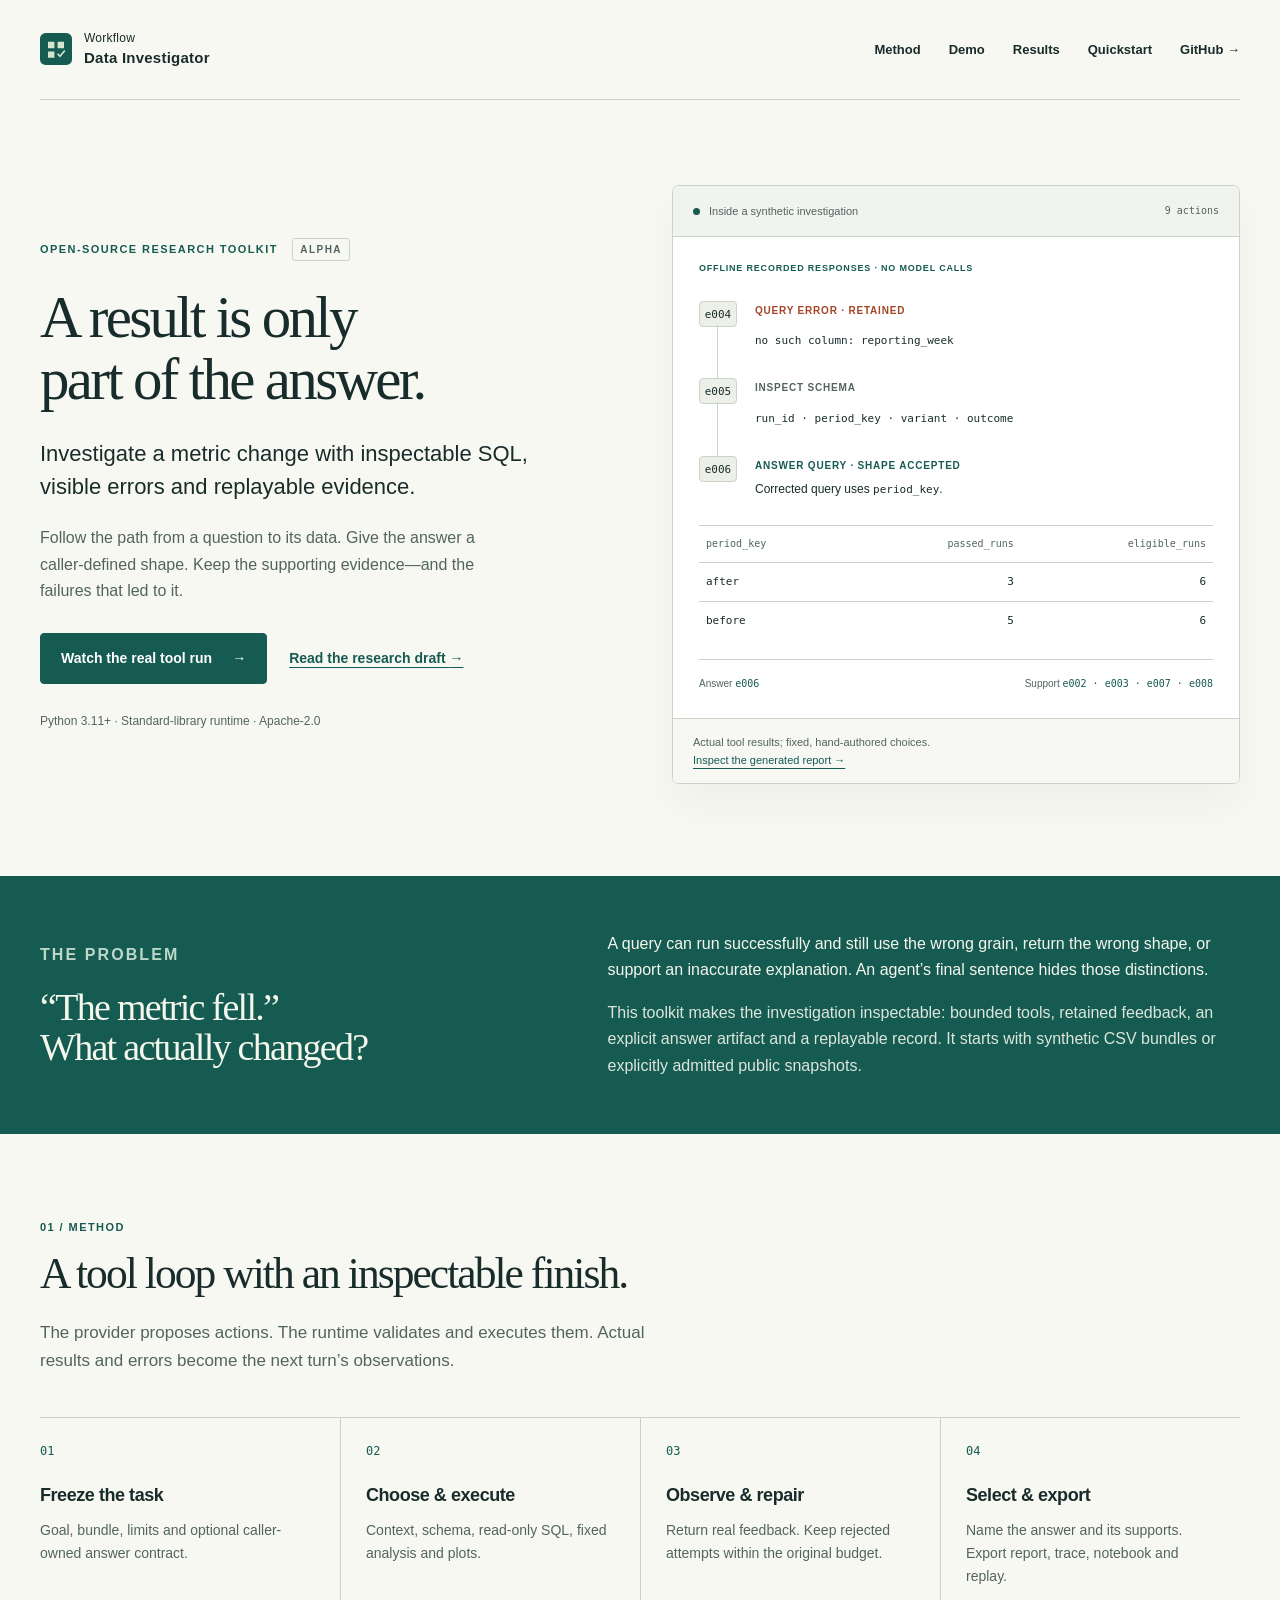
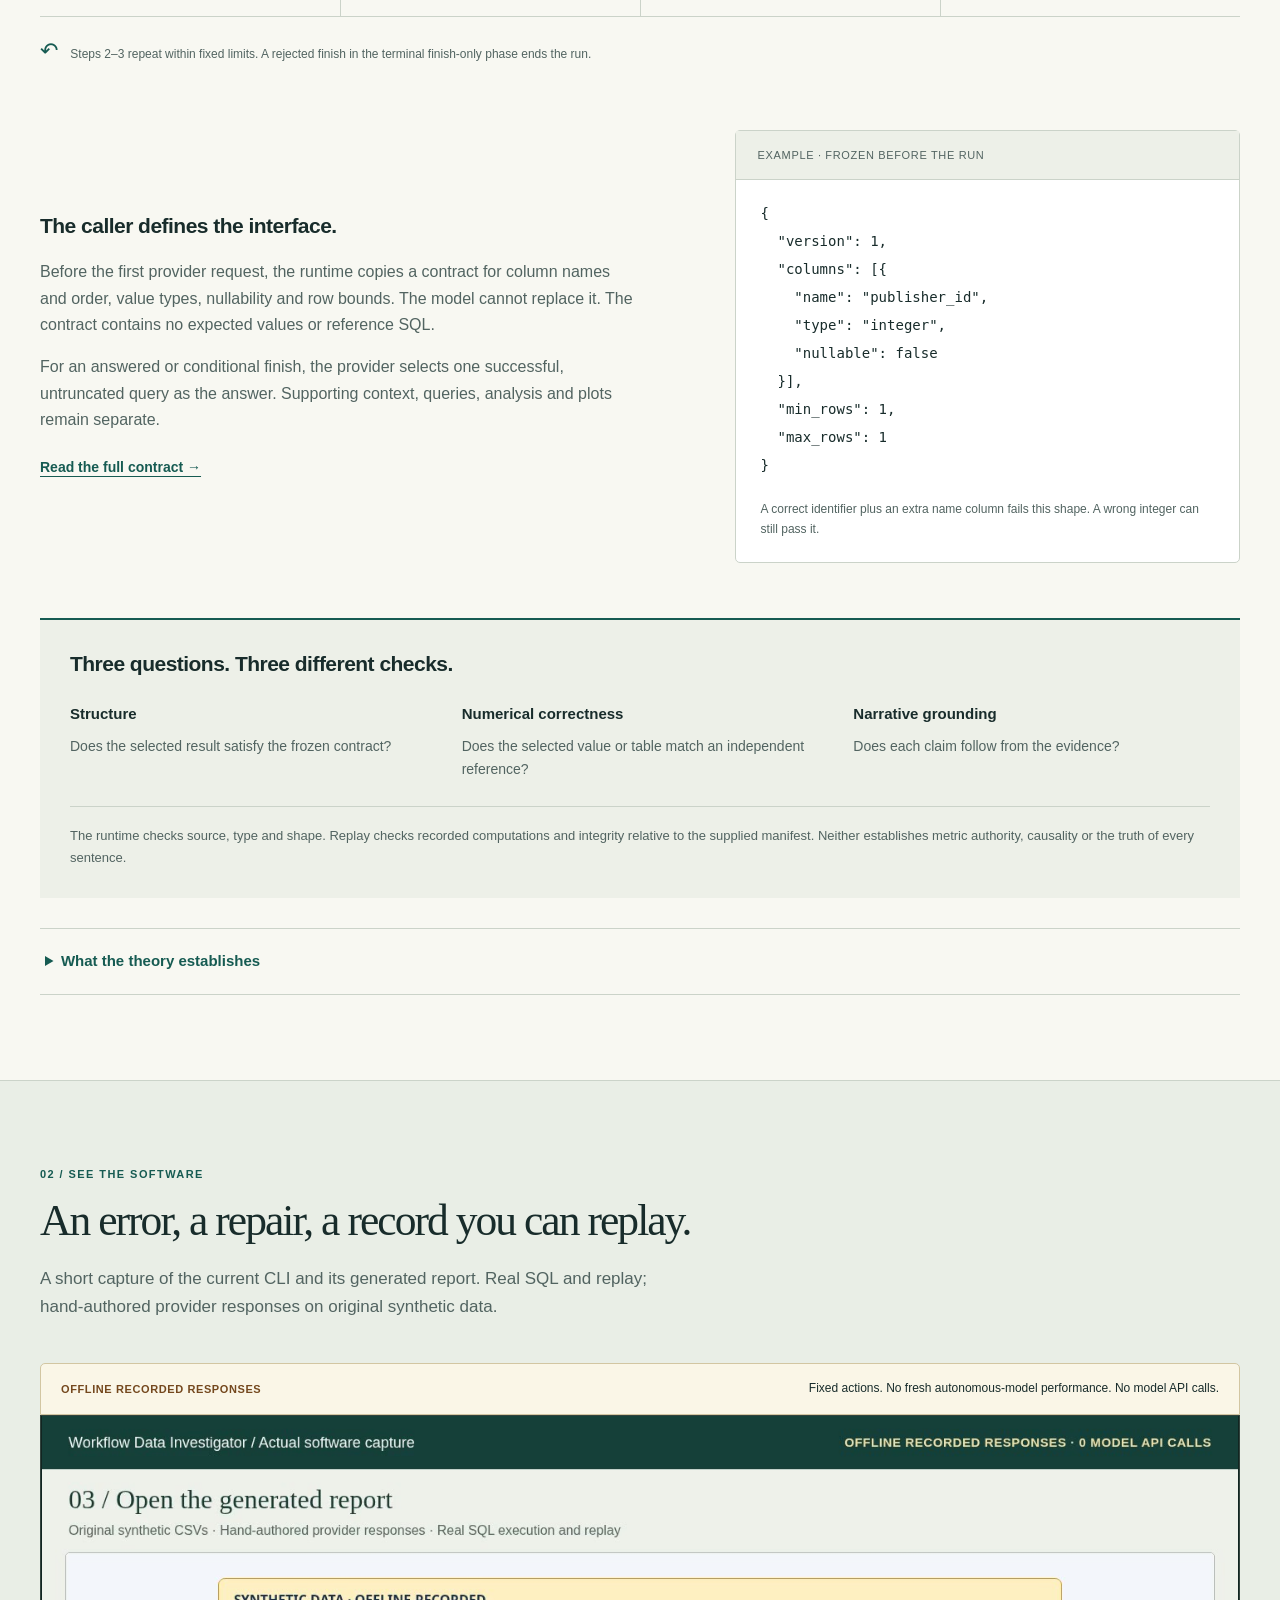
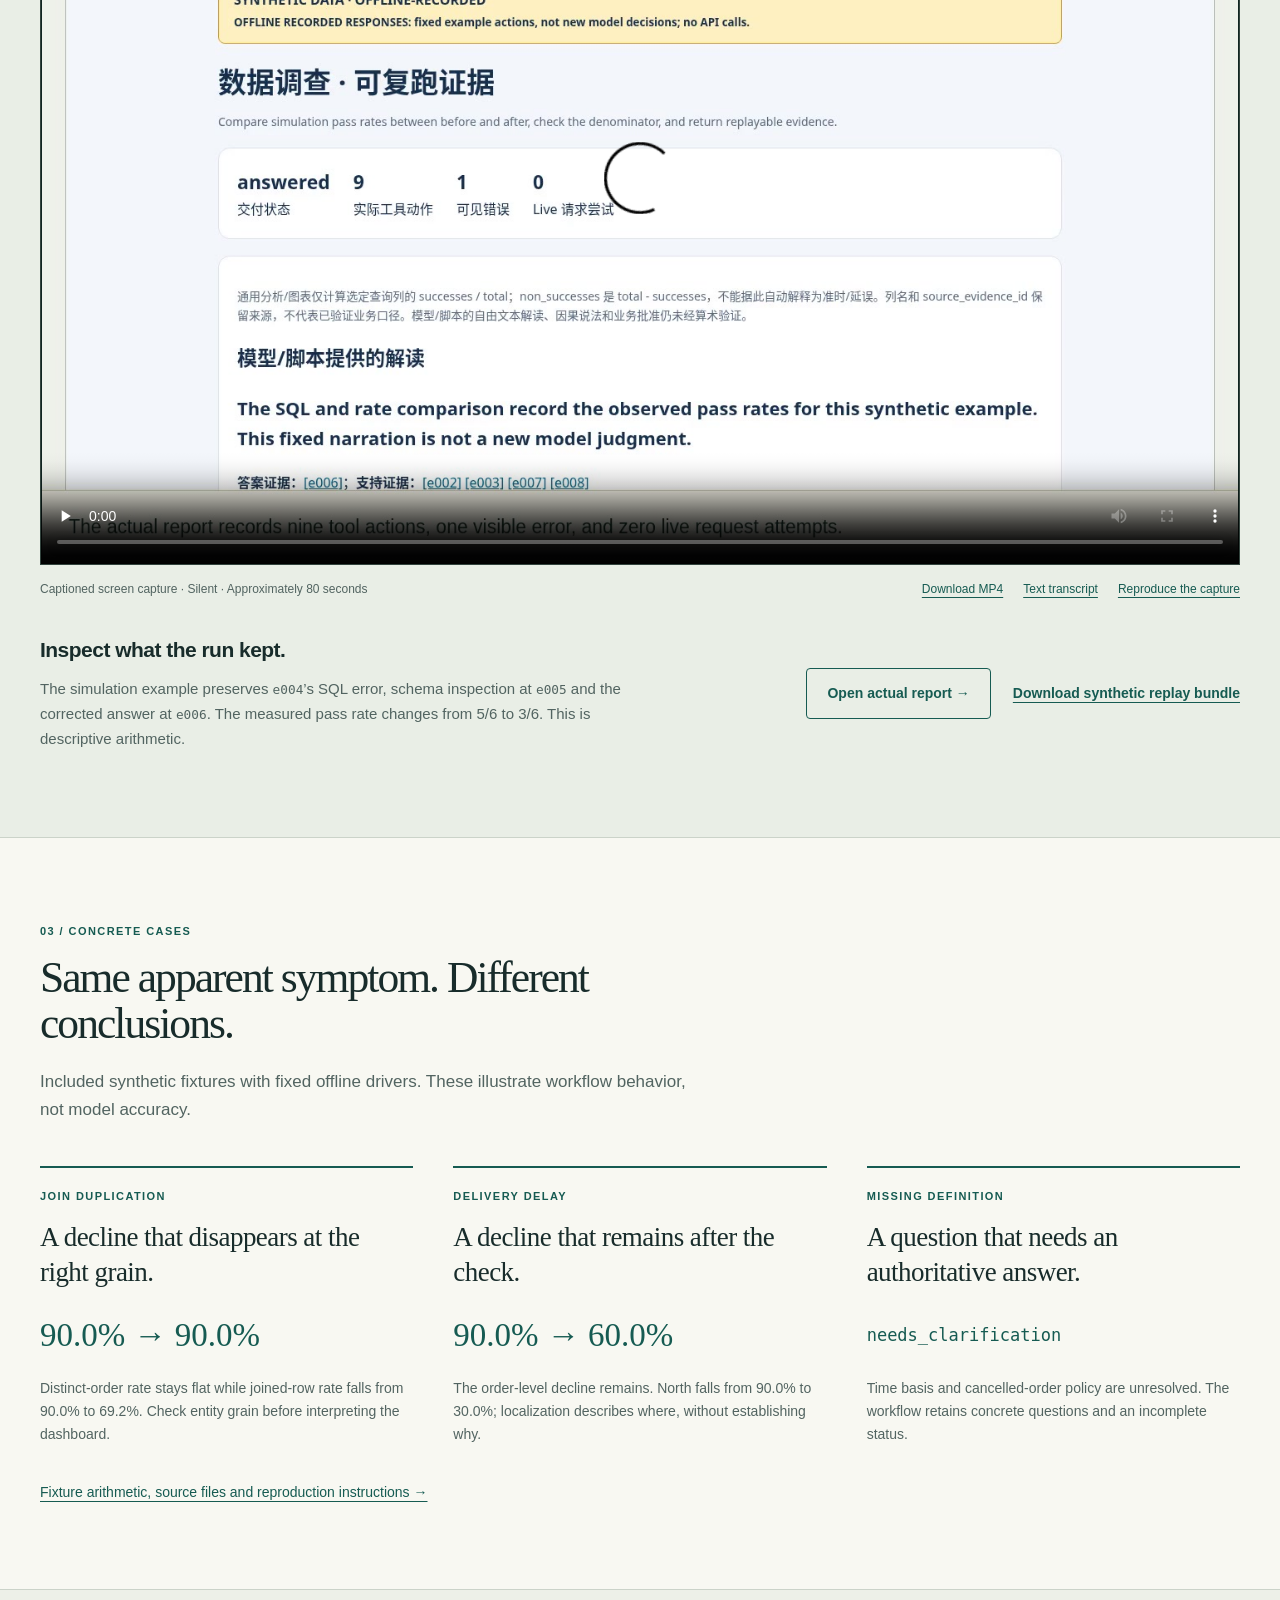
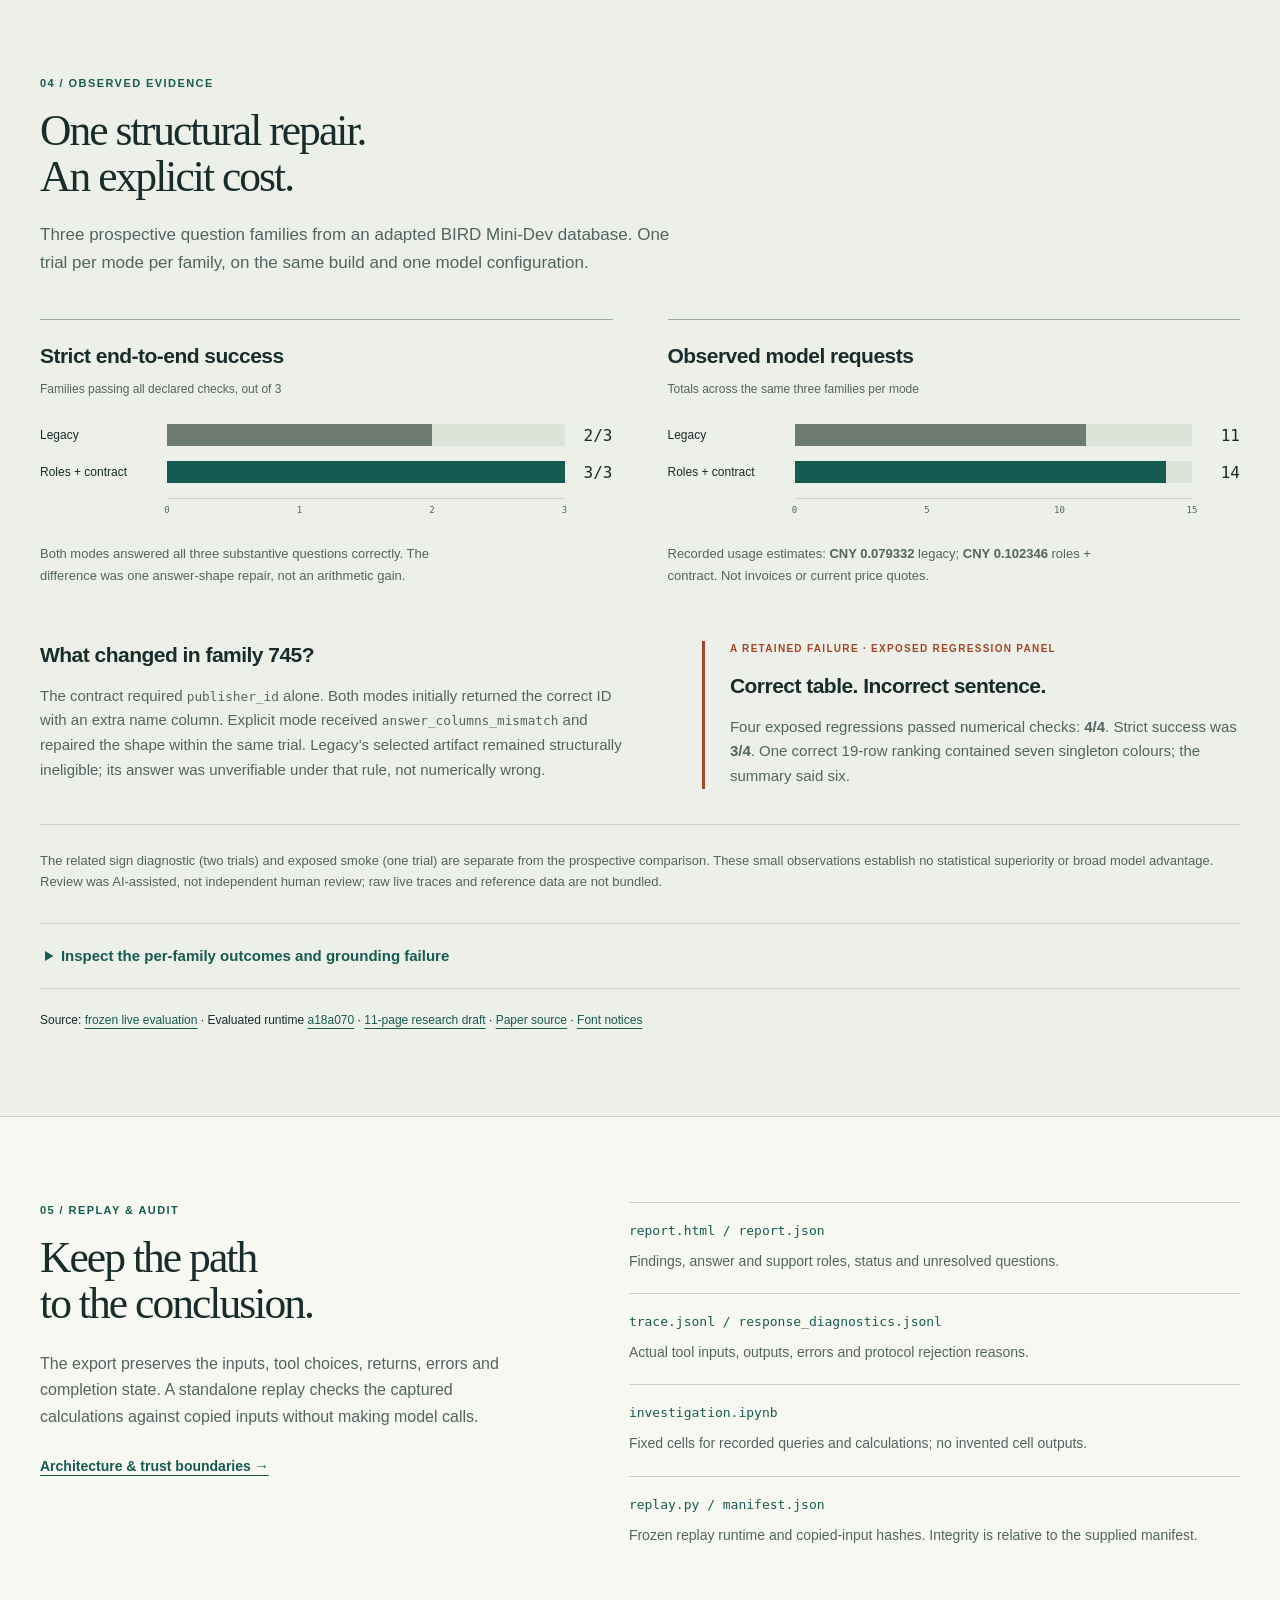
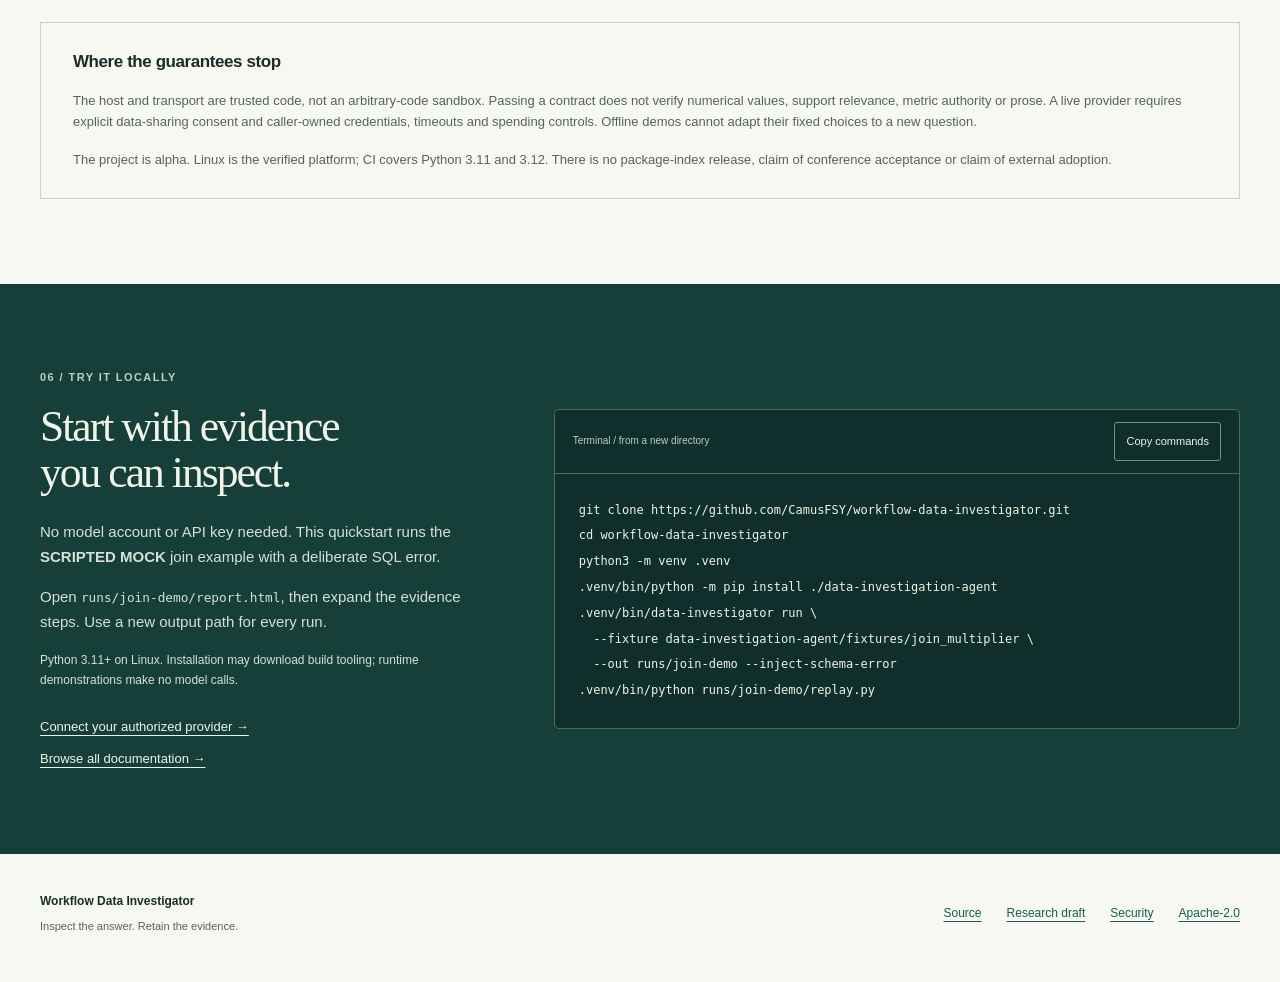
<file: index.html>
<!doctype html>
<html lang="en">
<head>
  <meta charset="utf-8">
  <meta name="viewport" content="width=device-width, initial-scale=1">
  <meta name="description" content="An inspectable data-analysis agent toolkit. Follow tool errors, caller-frozen answer contracts, evidence roles and offline replay.">
  <meta name="theme-color" content="#123e3b">
  <meta http-equiv="Content-Security-Policy" content="default-src 'self'; script-src 'self'; style-src 'self'; img-src 'self'; media-src 'self'; connect-src 'none'; base-uri 'none'; form-action 'none'">
  <title>Workflow Data Investigator · From question to inspectable evidence</title>
  <link rel="icon" href="assets/mark.svg" type="image/svg+xml">
  <link rel="stylesheet" href="styles.css">
  <script src="app.js" defer></script>
</head>
<body>
<a class="skip" href="#main">Skip to content</a>
<header class="masthead wrap">
  <a class="wordmark" href="#"><img src="assets/mark.svg" alt="" width="32" height="32"><span>Workflow<br><strong>Data Investigator</strong></span></a>
  <nav aria-label="Main navigation"><a href="#method">Method</a><a href="#demo">Demo</a><a href="#evidence">Results</a><a href="#start">Quickstart</a><a href="https://github.com/CamusFSY/workflow-data-investigator">GitHub <span aria-hidden="true">→</span></a></nav>
</header>
<main id="main">
  <section class="hero wrap" aria-labelledby="hero-title">
    <div>
      <p class="eyebrow">Open-source research toolkit <span class="tag">Alpha</span></p>
      <h1 id="hero-title">A result is only<br>part of the answer.</h1>
      <p class="lede">Investigate a metric change with inspectable SQL, visible errors and replayable evidence.</p>
      <p class="intro">Follow the path from a question to its data. Give the answer a caller-defined shape. Keep the supporting evidence—and the failures that led to it.</p>
      <div class="actions"><a class="button" href="#demo">Watch the real tool run <span aria-hidden="true">→</span></a><a class="text-link" href="paper/report.pdf">Read the research draft <span aria-hidden="true">→</span></a></div>
      <p class="small hero-note">Python 3.11+ · Standard-library runtime · Apache-2.0</p>
    </div>
    <figure class="evidence-window">
      <figcaption><span class="window-dot" aria-hidden="true"></span> Inside a synthetic investigation <span class="mono">9 actions</span></figcaption>
      <div class="window-content">
        <p class="eyebrow">Offline recorded responses · No model calls</p>
        <div class="trace-line"><span class="trace-id">e004</span><div><span class="status error">QUERY ERROR · RETAINED</span><code>no such column: reporting_week</code></div></div>
        <div class="trace-line"><span class="trace-id">e005</span><div><span class="status">INSPECT SCHEMA</span><code>run_id · period_key · variant · outcome</code></div></div>
        <div class="trace-line"><span class="trace-id">e006</span><div><span class="status success">ANSWER QUERY · SHAPE ACCEPTED</span><p>Corrected query uses <code>period_key</code>.</p></div></div>
        <table class="mini-table"><caption class="sr-only">Actual selected query output from the included synthetic example</caption><thead><tr><th scope="col">period_key</th><th scope="col">passed_runs</th><th scope="col">eligible_runs</th></tr></thead><tbody><tr><th scope="row">after</th><td>3</td><td>6</td></tr><tr><th scope="row">before</th><td>5</td><td>6</td></tr></tbody></table>
        <div class="evidence-footer"><span>Answer <b>e006</b></span><span>Support <b>e002 · e003 · e007 · e008</b></span></div>
      </div>
      <p class="window-footnote">Actual tool results; fixed, hand-authored choices. <a href="examples/simulation/report.html">Inspect the generated report →</a></p>
    </figure>
  </section>

  <section class="problem-band" aria-labelledby="problem-title"><div class="wrap problem-grid">
    <div><p class="eyebrow">The problem</p><h2 id="problem-title">“The metric fell.”<br>What actually changed?</h2></div>
    <div><p>A query can run successfully and still use the wrong grain, return the wrong shape, or support an inaccurate explanation. An agent’s final sentence hides those distinctions.</p><p>This toolkit makes the investigation inspectable: bounded tools, retained feedback, an explicit answer artifact and a replayable record. It starts with synthetic CSV bundles or explicitly admitted public snapshots.</p></div>
  </div></section>

  <section id="method" class="section wrap" aria-labelledby="method-title">
    <div class="section-head"><p class="eyebrow">01 / Method</p><h2 id="method-title">A tool loop with an inspectable finish.</h2><p>The provider proposes actions. The runtime validates and executes them. Actual results and errors become the next turn’s observations.</p></div>
    <ol class="loop" aria-label="Investigation workflow">
      <li><span class="step-number">01</span><h3>Freeze the task</h3><p>Goal, bundle, limits and optional caller-owned answer contract.</p></li>
      <li><span class="step-number">02</span><h3>Choose & execute</h3><p>Context, schema, read-only SQL, fixed analysis and plots.</p></li>
      <li><span class="step-number">03</span><h3>Observe & repair</h3><p>Return real feedback. Keep rejected attempts within the original budget.</p></li>
      <li><span class="step-number">04</span><h3>Select & export</h3><p>Name the answer and its supports. Export report, trace, notebook and replay.</p></li>
    </ol>
    <p class="loop-note"><span aria-hidden="true">↶</span> Steps 2–3 repeat within fixed limits. A rejected finish in the terminal finish-only phase ends the run.</p>
    <div class="method-detail">
      <div><h3>The caller defines the interface.</h3><p>Before the first provider request, the runtime copies a contract for column names and order, value types, nullability and row bounds. The model cannot replace it. The contract contains no expected values or reference SQL.</p><p>For an answered or conditional finish, the provider selects one successful, untruncated query as the answer. Supporting context, queries, analysis and plots remain separate.</p><a class="text-link" href="https://github.com/CamusFSY/workflow-data-investigator/blob/main/data-investigation-agent/docs/evidence-roles.md">Read the full contract →</a></div>
      <div class="contract-panel"><p class="code-title">Example · frozen before the run</p><pre><code>{
  "version": 1,
  "columns": [{
    "name": "publisher_id",
    "type": "integer",
    "nullable": false
  }],
  "min_rows": 1,
  "max_rows": 1
}</code></pre><p class="small">A correct identifier plus an extra name column fails this shape. A wrong integer can still pass it.</p></div>
    </div>
    <div class="verification"><h3>Three questions. Three different checks.</h3><dl><div><dt>Structure</dt><dd>Does the selected result satisfy the frozen contract?</dd></div><div><dt>Numerical correctness</dt><dd>Does the selected value or table match an independent reference?</dd></div><div><dt>Narrative grounding</dt><dd>Does each claim follow from the evidence?</dd></div></dl><p>The runtime checks source, type and shape. Replay checks recorded computations and integrity relative to the supplied manifest. Neither establishes metric authority, causality or the truth of every sentence.</p></div>
    <details class="paper-detail" id="theory"><summary>What the theory establishes</summary><div class="paper-detail-body">
      <figure class="paper-figure"><a href="paper/figures/interface-verification.svg"><img src="paper/figures/interface-verification.svg" width="791" height="357" loading="lazy" alt="Caller fixes a contract; agent and tools submit to a finish gate. Rejection permits repair within the original budget. Separate evaluation checks structure, numerical result and grounding."></a><figcaption>Conceptual interface diagram from the research draft. Select the figure to view it at full size.</figcaption></figure>
      <dl class="theory-list"><div><dt>Conditional structural soundness</dt><dd>With a fixed contract, stable trusted records and a sound gate, an accepted answer-bearing finish has a successful, complete, contract-conforming primary.</dd></div><div><dt>Structure does not certify meaning</dt><dd>A deterministic shape-only validator cannot distinguish structurally equivalent results with different correctness. A correct table can also have a false summary.</dd></div><div><dt>Repair stays bounded</dt><dd>Finite original request and action caps bound continued attempts. They guarantee neither acceptance nor a correct answer.</dd></div></dl>
      <p>These are elementary conditional interface properties, not new algorithms or formal verification of the software. <a href="paper/report.pdf">Read the assumptions and proofs in the 11-page research draft →</a></p>
    </div></details>
  </section>

  <section id="demo" class="section demo-section" aria-labelledby="demo-title"><div class="wrap">
    <div class="section-head"><p class="eyebrow">02 / See the software</p><h2 id="demo-title">An error, a repair, a record you can replay.</h2><p>A short capture of the current CLI and its generated report. Real SQL and replay; hand-authored provider responses on original synthetic data.</p></div>
    <div class="disclosure"><strong>OFFLINE RECORDED RESPONSES</strong><span>Fixed actions. No fresh autonomous-model performance. No model API calls.</span></div>
    <video id="demo-video" controls playsinline preload="none" poster="assets/demo-poster.jpg" aria-label="Offline software demonstration with burned-in English captions">
      <source src="assets/demo.mp4" type="video/mp4">
      <track kind="captions" src="assets/demo.vtt" srclang="en" label="English">
      Your browser does not support HTML video. <a href="assets/demo.mp4">Download the captioned MP4</a>.
    </video>
    <div class="video-links"><span>Captioned screen capture · Silent · Approximately 80 seconds</span><a href="assets/demo.mp4" download>Download MP4</a><a href="assets/demo-transcript.txt">Text transcript</a><a href="https://github.com/CamusFSY/workflow-data-investigator/blob/main/docs/showcase-demo.md">Reproduce the capture</a></div>
    <div class="demo-follow"><div><h3>Inspect what the run kept.</h3><p>The simulation example preserves <code>e004</code>’s SQL error, schema inspection at <code>e005</code> and the corrected answer at <code>e006</code>. The measured pass rate changes from 5/6 to 3/6. This is descriptive arithmetic.</p></div><div class="actions"><a class="button secondary" href="examples/simulation/report.html">Open actual report →</a><a class="text-link" href="assets/simulation-replay.zip" download>Download synthetic replay bundle</a></div></div>
  </div></section>

  <section class="section wrap" aria-labelledby="examples-title">
    <div class="section-head"><p class="eyebrow">03 / Concrete cases</p><h2 id="examples-title">Same apparent symptom. Different conclusions.</h2><p>Included synthetic fixtures with fixed offline drivers. These illustrate workflow behavior, not model accuracy.</p></div>
    <div class="case-grid">
      <article><p class="eyebrow">Join duplication</p><h3>A decline that disappears at the right grain.</h3><p class="case-number">90.0% → 90.0%</p><p>Distinct-order rate stays flat while joined-row rate falls from 90.0% to 69.2%. Check entity grain before interpreting the dashboard.</p></article>
      <article><p class="eyebrow">Delivery delay</p><h3>A decline that remains after the check.</h3><p class="case-number">90.0% → 60.0%</p><p>The order-level decline remains. North falls from 90.0% to 30.0%; localization describes where, without establishing why.</p></article>
      <article><p class="eyebrow">Missing definition</p><h3>A question that needs an authoritative answer.</h3><p class="case-label">needs_clarification</p><p>Time basis and cancelled-order policy are unresolved. The workflow retains concrete questions and an incomplete status.</p></article>
    </div><p class="small"><a href="https://github.com/CamusFSY/workflow-data-investigator/blob/main/docs/demo-output.md">Fixture arithmetic, source files and reproduction instructions →</a></p>
  </section>

  <section id="evidence" class="section research-section" aria-labelledby="results-title"><div class="wrap">
    <div class="section-head"><p class="eyebrow">04 / Observed evidence</p><h2 id="results-title">One structural repair.<br>An explicit cost.</h2><p>Three prospective question families from an adapted BIRD Mini-Dev database. One trial per mode per family, on the same build and one model configuration.</p></div>
    <div class="results-grid">
      <figure class="result-chart"><figcaption><h3>Strict end-to-end success</h3><p>Families passing all declared checks, out of 3</p></figcaption><div class="bar-row"><span>Legacy</span><div class="bar-track"><span class="bar legacy two-thirds"></span></div><strong>2/3</strong></div><div class="bar-row"><span>Roles + contract</span><div class="bar-track"><span class="bar roles full"></span></div><strong>3/3</strong></div><div class="axis" aria-hidden="true"><span>0</span><span>1</span><span>2</span><span>3</span></div><p class="chart-note">Both modes answered all three substantive questions correctly. The difference was one answer-shape repair, not an arithmetic gain.</p></figure>
      <figure class="result-chart"><figcaption><h3>Observed model requests</h3><p>Totals across the same three families per mode</p></figcaption><div class="bar-row"><span>Legacy</span><div class="bar-track"><span class="bar legacy eleven"></span></div><strong>11</strong></div><div class="bar-row"><span>Roles + contract</span><div class="bar-track"><span class="bar roles fourteen"></span></div><strong>14</strong></div><div class="axis" aria-hidden="true"><span>0</span><span>5</span><span>10</span><span>15</span></div><p class="chart-note">Recorded usage estimates: <strong>CNY 0.079332</strong> legacy; <strong>CNY 0.102346</strong> roles + contract. Not invoices or current price quotes.</p></figure>
    </div>
    <div class="research-detail"><div><h3>What changed in family 745?</h3><p>The contract required <code>publisher_id</code> alone. Both modes initially returned the correct ID with an extra name column. Explicit mode received <code>answer_columns_mismatch</code> and repaired the shape within the same trial. Legacy’s selected artifact remained structurally ineligible; its answer was unverifiable under that rule, not numerically wrong.</p></div><aside class="failure-note"><p class="eyebrow">A retained failure · Exposed regression panel</p><h3>Correct table. Incorrect sentence.</h3><p>Four exposed regressions passed numerical checks: <strong>4/4</strong>. Strict success was <strong>3/4</strong>. One correct 19-row ranking contained seven singleton colours; the summary said six.</p></aside></div>
    <p class="research-boundary">The related sign diagnostic (two trials) and exposed smoke (one trial) are separate from the prospective comparison. These small observations establish no statistical superiority or broad model advantage. Review was AI-assisted, not independent human review; raw live traces and reference data are not bundled.</p>
    <details class="paper-detail" id="paper-results"><summary>Inspect the per-family outcomes and grounding failure</summary><div class="paper-detail-body">
      <figure class="paper-figure"><a href="paper/figures/prospective-results.svg"><img src="paper/figures/prospective-results.svg" width="791" height="412" loading="lazy" alt="Families 744 and 800 pass strictly in both modes. Family 745 is unverifiable in legacy and passes in explicit mode. Legacy uses 11 requests and CNY 0.079332; explicit uses 14 requests and CNY 0.102346."></a><figcaption>Three prospective families, one trial per mode. One structural difference and its observed resource cost; no population estimate.</figcaption></figure>
      <figure class="paper-figure"><a href="paper/figures/ranking-grounding-failure.svg"><img src="paper/figures/ranking-grounding-failure.svg" width="791" height="546" loading="lazy" alt="The correct 19-row ranking has seven colours with count one: Yellow/Blue, White/Red, Violet, Silver, Green/Blue, Blue/White and Amber. The report incorrectly claimed six."></a><figcaption>Separate exposed regression: the table is correct, but its summary contradicts it. Select either figure to inspect it at full size.</figcaption></figure>
      <p>Derived observations from BIRD-SQL Mini-Dev, BIRD Team, under CC BY-SA 4.0. <a href="paper/DATA_NOTICE.md">Data attribution</a> · <a href="paper/data/figure_data.json">Figure data</a> · <a href="https://github.com/CamusFSY/workflow-data-investigator/blob/main/docs/research/technical-report/build_figures.py">Reproduce the figures</a></p>
    </div></details>
    <p class="source-line">Source: <a href="https://github.com/CamusFSY/workflow-data-investigator/blob/main/data-investigation-agent/docs/live-evaluation.md">frozen live evaluation</a> · Evaluated runtime <a href="https://github.com/CamusFSY/workflow-data-investigator/commit/a18a07061ea7b9a3e1950b4527e36e266d17b487">a18a070</a> · <a href="paper/report.pdf">11-page research draft</a> · <a href="https://github.com/CamusFSY/workflow-data-investigator/blob/main/docs/research/technical-report/report.tex">Paper source</a> · <a href="paper/FONT_NOTICES.md">Font notices</a></p>
  </div></section>

  <section class="section wrap" aria-labelledby="audit-title">
    <div class="audit-grid"><div><p class="eyebrow">05 / Replay & audit</p><h2 id="audit-title">Keep the path<br>to the conclusion.</h2><p>The export preserves the inputs, tool choices, returns, errors and completion state. A standalone replay checks the captured calculations against copied inputs without making model calls.</p><a class="text-link" href="https://github.com/CamusFSY/workflow-data-investigator/blob/main/docs/architecture.md">Architecture & trust boundaries →</a></div><dl class="artifact-list"><div><dt>report.html / report.json</dt><dd>Findings, answer and support roles, status and unresolved questions.</dd></div><div><dt>trace.jsonl / response_diagnostics.jsonl</dt><dd>Actual tool inputs, outputs, errors and protocol rejection reasons.</dd></div><div><dt>investigation.ipynb</dt><dd>Fixed cells for recorded queries and calculations; no invented cell outputs.</dd></div><div><dt>replay.py / manifest.json</dt><dd>Frozen replay runtime and copied-input hashes. Integrity is relative to the supplied manifest.</dd></div></dl></div>
    <div class="limits"><h3>Where the guarantees stop</h3><p>The host and transport are trusted code, not an arbitrary-code sandbox. Passing a contract does not verify numerical values, support relevance, metric authority or prose. A live provider requires explicit data-sharing consent and caller-owned credentials, timeouts and spending controls. Offline demos cannot adapt their fixed choices to a new question.</p><p>The project is alpha. Linux is the verified platform; CI covers Python 3.11 and 3.12. There is no package-index release, claim of conference acceptance or claim of external adoption.</p></div>
  </section>

  <section id="start" class="section start-section" aria-labelledby="start-title"><div class="wrap start-grid">
    <div><p class="eyebrow">06 / Try it locally</p><h2 id="start-title">Start with evidence<br>you can inspect.</h2><p>No model account or API key needed. This quickstart runs the <strong>SCRIPTED MOCK</strong> join example with a deliberate SQL error.</p><p>Open <code>runs/join-demo/report.html</code>, then expand the evidence steps. Use a new output path for every run.</p><p class="small">Python 3.11+ on Linux. Installation may download build tooling; runtime demonstrations make no model calls.</p><div class="start-links"><a href="https://github.com/CamusFSY/workflow-data-investigator/blob/main/data-investigation-agent/docs/provider-integration.md">Connect your authorized provider →</a><a href="https://github.com/CamusFSY/workflow-data-investigator/blob/main/docs/README.md">Browse all documentation →</a></div></div>
    <div class="quickstart"><div class="code-toolbar"><span>Terminal / from a new directory</span><button id="copy-command" type="button" hidden>Copy commands</button><span id="copy-status" class="sr-only" role="status"></span></div><pre><code id="quickstart-code">git clone https://github.com/CamusFSY/workflow-data-investigator.git
cd workflow-data-investigator
python3 -m venv .venv
.venv/bin/python -m pip install ./data-investigation-agent
.venv/bin/data-investigator run \
  --fixture data-investigation-agent/fixtures/join_multiplier \
  --out runs/join-demo --inject-schema-error
.venv/bin/python runs/join-demo/replay.py</code></pre></div>
  </div></section>
</main>
<footer class="wrap footer"><div class="footer-brand">Workflow Data Investigator<span>Inspect the answer. Retain the evidence.</span></div><nav aria-label="Footer navigation"><a href="https://github.com/CamusFSY/workflow-data-investigator">Source</a><a href="paper/report.pdf">Research draft</a><a href="https://github.com/CamusFSY/workflow-data-investigator/blob/main/SECURITY.md">Security</a><a href="https://github.com/CamusFSY/workflow-data-investigator/blob/main/LICENSE">Apache-2.0</a></nav></footer>
</body>
</html>
</file>
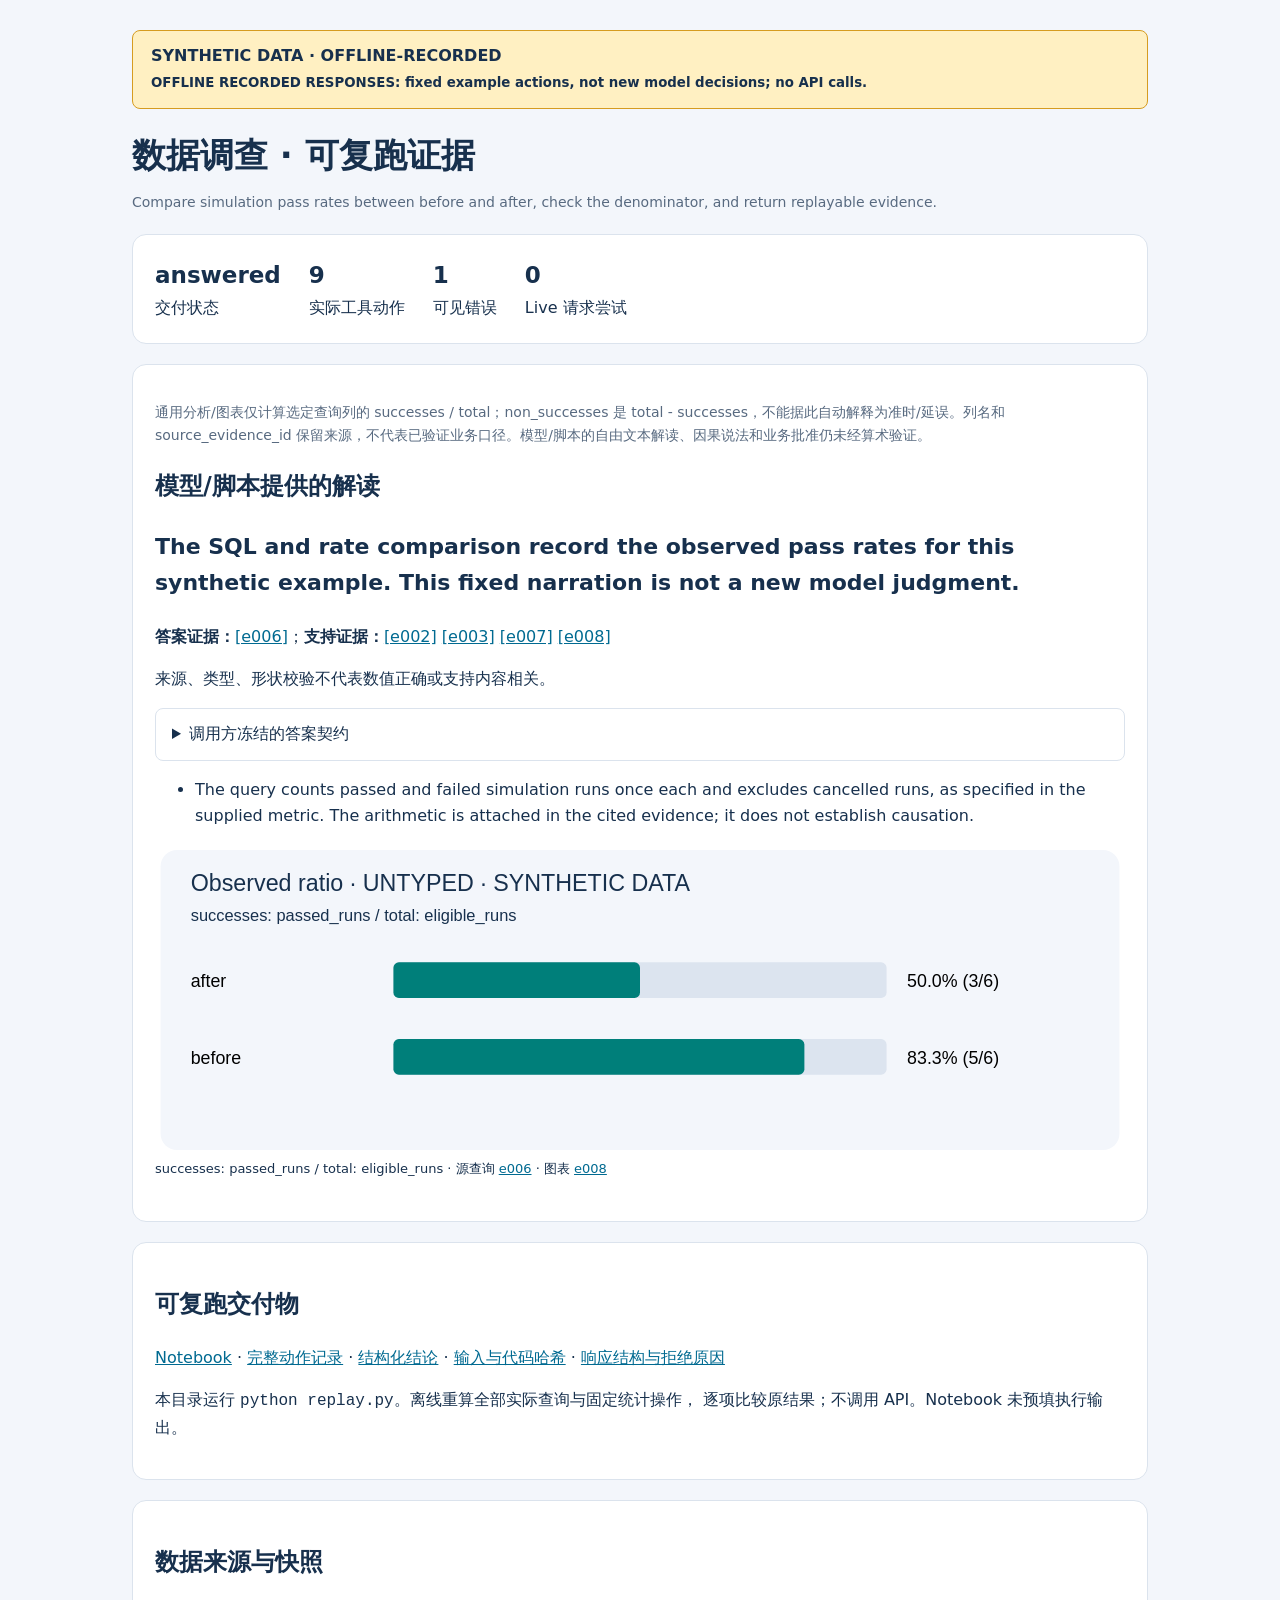
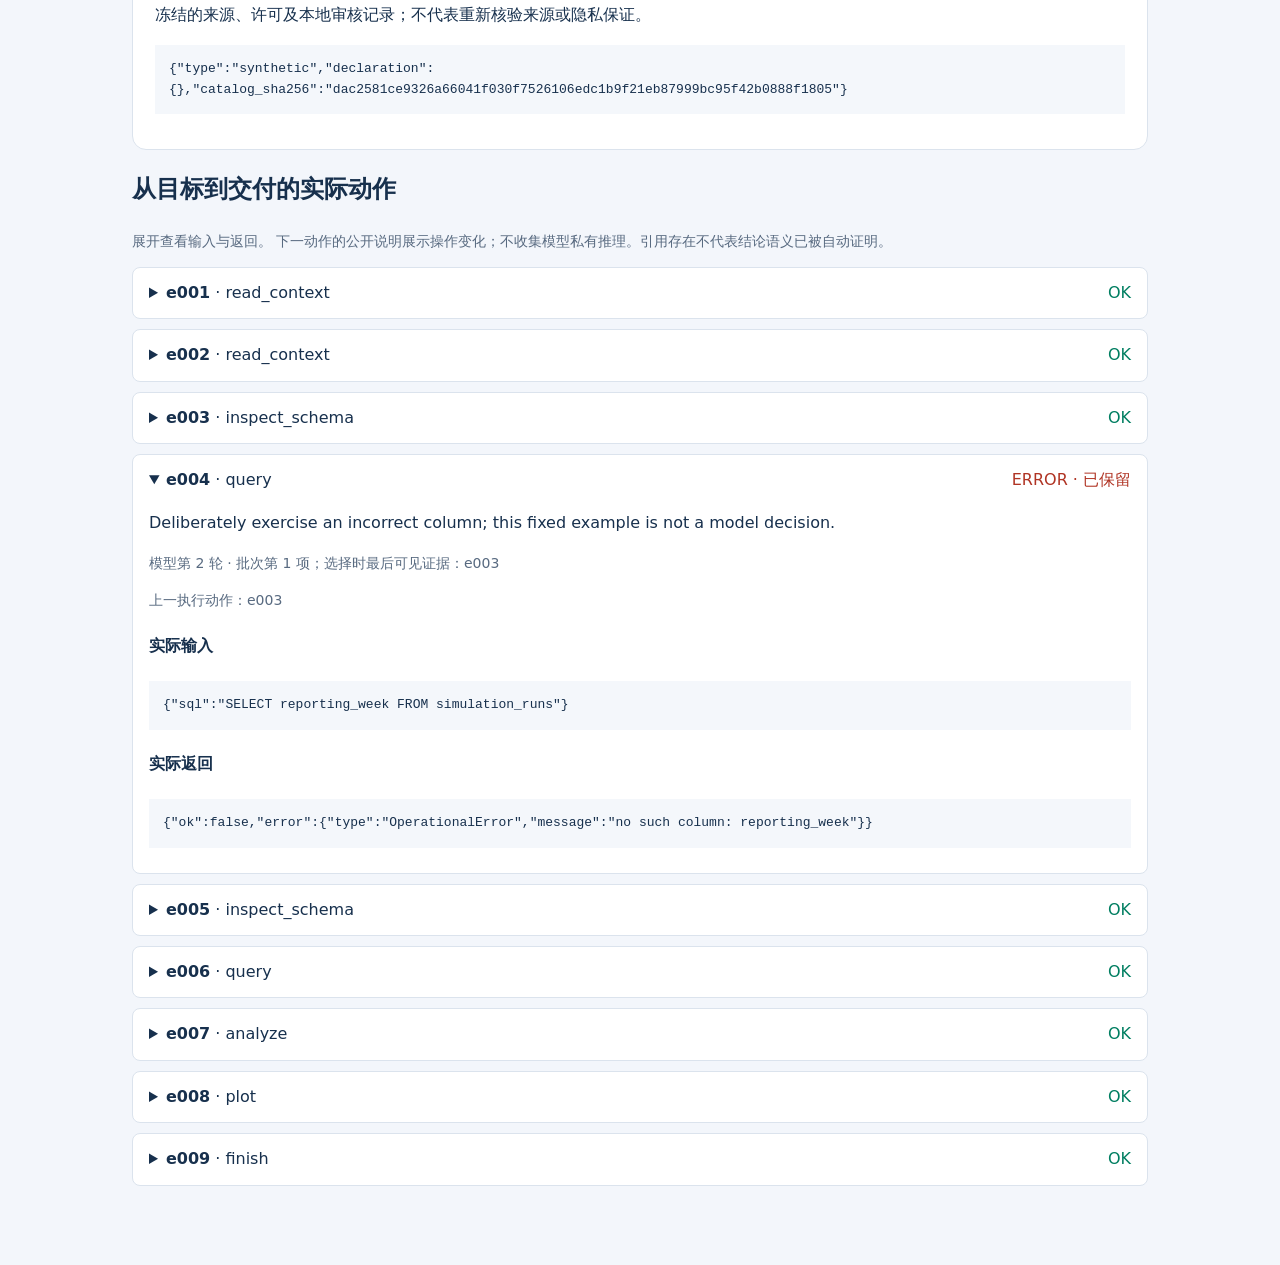
<file: examples/simulation/report.html>
<!doctype html><html lang="zh-CN"><meta charset="utf-8">
<meta name="viewport" content="width=device-width,initial-scale=1">
<meta http-equiv="Content-Security-Policy"
 content="default-src 'none'; img-src 'self'; style-src 'unsafe-inline'; base-uri 'none'">
<title>数据调查 · 本地证据</title>
<style>
*{box-sizing:border-box}body{margin:0;background:#f3f6fb;color:#17304d;font:16px/1.65 system-ui,sans-serif}
main{max-width:1080px;margin:auto;padding:30px 32px 70px}.banner{background:#fff0c2;border:1px solid #d69c20;
padding:12px 18px;border-radius:8px;font-weight:650}h1{font-size:34px;line-height:1.3;margin:24px 0 10px}
.muted{color:#586a80;font-size:14px}.card{background:white;border:1px solid #dbe3ed;
border-radius:14px;padding:22px;margin:20px 0}.summary{font-size:22px;font-weight:650}
.facts{display:flex;gap:28px;flex-wrap:wrap}.facts strong{display:block;font-size:23px}
a{color:#006a91}li{margin:10px 0}details{background:white;border:1px solid #dbe3ed;border-radius:8px;
margin:10px 0;padding:12px 16px}summary{cursor:pointer}.ok{color:#007e61;float:right}
.error{color:#b03424;float:right}pre{white-space:pre-wrap;overflow-wrap:anywhere;background:#f4f7fb;
padding:14px;font:13px/1.6 ui-monospace,monospace;max-height:520px;overflow:auto}
figure{margin:20px 0}img{width:100%;max-height:300px}figcaption{font-size:13px}
@media(max-width:650px){main{padding:18px}h1{font-size:28px}.summary{font-size:19px}}
</style><main>
<div class="banner">SYNTHETIC DATA · OFFLINE-RECORDED<br>
<small>OFFLINE RECORDED RESPONSES: fixed example actions, not new model decisions; no API calls.</small></div>
<h1>数据调查 · 可复跑证据</h1>
<p class="muted">Compare simulation pass rates between before and after, check the denominator, and return replayable evidence.</p>
<section class="card"><div class="facts">
<div><strong>answered</strong>交付状态</div>
<div><strong>9</strong>实际工具动作</div><div><strong>1</strong>可见错误</div>
<div><strong>0</strong>Live 请求尝试</div></div></section>
<section class="card">




<p class="muted">通用分析/图表仅计算选定查询列的 successes / total；non_successes 是 total - successes，不能据此自动解释为准时/延误。列名和 source_evidence_id 保留来源，不代表已验证业务口径。模型/脚本的自由文本解读、因果说法和业务批准仍未经算术验证。</p>
<h2>模型/脚本提供的解读</h2>
<p class="summary">The SQL and rate comparison record the observed pass rates for this synthetic example. This fixed narration is not a new model judgment.</p><p><strong>答案证据：</strong><a href="#e006">[e006]</a>；<strong>支持证据：</strong><a href="#e002">[e002]</a> <a href="#e003">[e003]</a> <a href="#e007">[e007]</a> <a href="#e008">[e008]</a></p><p>来源、类型、形状校验不代表数值正确或支持内容相关。</p><details><summary>调用方冻结的答案契约</summary><pre>{&quot;answer_evidence_id&quot;:&quot;e006&quot;,&quot;supporting_evidence_ids&quot;:[&quot;e002&quot;,&quot;e003&quot;,&quot;e007&quot;,&quot;e008&quot;],&quot;caller_answer_contract&quot;:{&quot;version&quot;:1,&quot;columns&quot;:[{&quot;name&quot;:&quot;period_key&quot;,&quot;type&quot;:&quot;string&quot;,&quot;nullable&quot;:false},{&quot;name&quot;:&quot;passed_runs&quot;,&quot;type&quot;:&quot;integer&quot;,&quot;nullable&quot;:false},{&quot;name&quot;:&quot;eligible_runs&quot;,&quot;type&quot;:&quot;integer&quot;,&quot;nullable&quot;:false}],&quot;min_rows&quot;:2,&quot;max_rows&quot;:2},&quot;answer_contract_sha256&quot;:&quot;18c9800f10220d48a5313a7947446af1811d586500f9a7390c1240938d6bf46e&quot;,&quot;validation_scope&quot;:&quot;Source/type/shape only; not numerical correctness or support relevance&quot;}</pre></details><ul><li>The query counts passed and failed simulation runs once each and excludes cancelled runs, as specified in the supplied metric. The arithmetic is attached in the cited evidence; it does not establish causation. </li></ul>
<figure><img src="chart-e008.svg" alt="合成数据查询列比率；业务口径未验证"/><figcaption>successes: passed_runs / total: eligible_runs · 源查询 <a href="#e006">e006</a> · 图表 <a href="#e008">e008</a></figcaption></figure></section>
<section class="card"><h2>可复跑交付物</h2>
<p><a href="investigation.ipynb">Notebook</a> · <a href="trace.jsonl">完整动作记录</a> ·
<a href="report.json">结构化结论</a> · <a href="manifest.json">输入与代码哈希</a> ·
<a href="response_diagnostics.jsonl">响应结构与拒绝原因</a></p>
<p>本目录运行 <code>python replay.py</code>。离线重算全部实际查询与固定统计操作，
逐项比较原结果；不调用 API。Notebook 未预填执行输出。</p></section>
<section class="card"><h2>数据来源与快照</h2><p>冻结的来源、许可及本地审核记录；不代表重新核验来源或隐私保证。</p>
<pre>{&quot;type&quot;:&quot;synthetic&quot;,&quot;declaration&quot;:{},&quot;catalog_sha256&quot;:&quot;dac2581ce9326a66041f030f7526106edc1b9f21eb87999bc95f42b0888f1805&quot;}</pre></section>
<h2>从目标到交付的实际动作</h2><p class="muted">展开查看输入与返回。
下一动作的公开说明展示操作变化；不收集模型私有推理。引用存在不代表结论语义已被自动证明。</p>
<details id="e001" ><summary><b>e001</b> · read_context <span class="ok">OK</span></summary><p>Read the supplied metric and inspect the custom simulation schema.</p><p class="muted">模型第 1 轮 · 批次第 1 项；选择时最后可见证据：开始</p><p class="muted">上一执行动作：开始</p><h4>实际输入</h4><pre>{&quot;document&quot;:&quot;catalog&quot;}</pre><h4>实际返回</h4><pre>{&quot;ok&quot;:true,&quot;data&quot;:{&quot;version&quot;:&quot;1.0&quot;,&quot;synthetic&quot;:true,&quot;description&quot;:&quot;Original hand-created simulation test data; no employer, patient or production records.&quot;,&quot;tables&quot;:[{&quot;name&quot;:&quot;simulation_runs&quot;,&quot;file&quot;:&quot;simulation_runs.csv&quot;,&quot;grain&quot;:&quot;One row per simulation run, identified by run_id&quot;,&quot;columns&quot;:[{&quot;name&quot;:&quot;run_id&quot;,&quot;type&quot;:&quot;TEXT&quot;},{&quot;name&quot;:&quot;period_key&quot;,&quot;type&quot;:&quot;TEXT&quot;},{&quot;name&quot;:&quot;variant&quot;,&quot;type&quot;:&quot;TEXT&quot;},{&quot;name&quot;:&quot;outcome&quot;,&quot;type&quot;:&quot;TEXT&quot;}]}]}}</pre></details><details id="e002" ><summary><b>e002</b> · read_context <span class="ok">OK</span></summary><p>Read the supplied metric and inspect the custom simulation schema.</p><p class="muted">模型第 1 轮 · 批次第 2 项；选择时最后可见证据：开始</p><p class="muted">上一执行动作：e001</p><h4>实际输入</h4><pre>{&quot;document&quot;:&quot;metric&quot;}</pre><h4>实际返回</h4><pre>{&quot;ok&quot;:true,&quot;data&quot;:{&quot;text&quot;:&quot;# Synthetic simulation pass rate\n\nAll records were invented for this public integration example. They are not model evaluation results.\nThe entity is one simulation run, uniquely identified by run_id. The numerator is\noutcome = passed; the denominator includes passed and failed runs. Cancelled runs\nare excluded. Empty outcomes are excluded and should be reported if present.\nperiod_key is an explicitly assigned experimental window (before or after), not\na timestamp; timezone and calendar boundaries are not used. Compare before as\nthe baseline with after as the current window. This document supplies the metric\nfor this synthetic example only; it grants no authority over another dataset.\nA descriptive rate change is not a causal effect of the variant or any treatment.\n&quot;}}</pre></details><details id="e003" ><summary><b>e003</b> · inspect_schema <span class="ok">OK</span></summary><p>Read the supplied metric and inspect the custom simulation schema.</p><p class="muted">模型第 1 轮 · 批次第 3 项；选择时最后可见证据：开始</p><p class="muted">上一执行动作：e002</p><h4>实际输入</h4><pre>{}</pre><h4>实际返回</h4><pre>{&quot;ok&quot;:true,&quot;data&quot;:{&quot;tables&quot;:[{&quot;name&quot;:&quot;simulation_runs&quot;,&quot;columns&quot;:[{&quot;name&quot;:&quot;run_id&quot;,&quot;type&quot;:&quot;TEXT&quot;,&quot;primary_key&quot;:false},{&quot;name&quot;:&quot;period_key&quot;,&quot;type&quot;:&quot;TEXT&quot;,&quot;primary_key&quot;:false},{&quot;name&quot;:&quot;variant&quot;,&quot;type&quot;:&quot;TEXT&quot;,&quot;primary_key&quot;:false},{&quot;name&quot;:&quot;outcome&quot;,&quot;type&quot;:&quot;TEXT&quot;,&quot;primary_key&quot;:false}]}]}}</pre></details><details id="e004" open><summary><b>e004</b> · query <span class="error">ERROR · 已保留</span></summary><p>Deliberately exercise an incorrect column; this fixed example is not a model decision.</p><p class="muted">模型第 2 轮 · 批次第 1 项；选择时最后可见证据：e003</p><p class="muted">上一执行动作：e003</p><h4>实际输入</h4><pre>{&quot;sql&quot;:&quot;SELECT reporting_week FROM simulation_runs&quot;}</pre><h4>实际返回</h4><pre>{&quot;ok&quot;:false,&quot;error&quot;:{&quot;type&quot;:&quot;OperationalError&quot;,&quot;message&quot;:&quot;no such column: reporting_week&quot;}}</pre></details><details id="e005" ><summary><b>e005</b> · inspect_schema <span class="ok">OK</span></summary><p>Retain the error and inspect the available columns.</p><p class="muted">模型第 3 轮 · 批次第 1 项；选择时最后可见证据：e004</p><p class="muted">上一执行动作：e004</p><h4>实际输入</h4><pre>{}</pre><h4>实际返回</h4><pre>{&quot;ok&quot;:true,&quot;data&quot;:{&quot;tables&quot;:[{&quot;name&quot;:&quot;simulation_runs&quot;,&quot;columns&quot;:[{&quot;name&quot;:&quot;run_id&quot;,&quot;type&quot;:&quot;TEXT&quot;,&quot;primary_key&quot;:false},{&quot;name&quot;:&quot;period_key&quot;,&quot;type&quot;:&quot;TEXT&quot;,&quot;primary_key&quot;:false},{&quot;name&quot;:&quot;variant&quot;,&quot;type&quot;:&quot;TEXT&quot;,&quot;primary_key&quot;:false},{&quot;name&quot;:&quot;outcome&quot;,&quot;type&quot;:&quot;TEXT&quot;,&quot;primary_key&quot;:false}]}]}}</pre></details><details id="e006" ><summary><b>e006</b> · query <span class="ok">OK</span></summary><p>Use period_key and the supplied eligibility definition.</p><p class="muted">模型第 4 轮 · 批次第 1 项；选择时最后可见证据：e005</p><p class="muted">上一执行动作：e005</p><h4>实际输入</h4><pre>{&quot;sql&quot;:&quot;SELECT period_key, SUM(CASE WHEN outcome = &#x27;passed&#x27; THEN 1 ELSE 0 END) AS passed_runs, COUNT(*) AS eligible_runs FROM simulation_runs WHERE outcome IN (&#x27;passed&#x27;, &#x27;failed&#x27;) GROUP BY period_key ORDER BY period_key&quot;}</pre><h4>实际返回</h4><pre>{&quot;ok&quot;:true,&quot;data&quot;:{&quot;columns&quot;:[&quot;period_key&quot;,&quot;passed_runs&quot;,&quot;eligible_runs&quot;],&quot;rows&quot;:[{&quot;period_key&quot;:&quot;after&quot;,&quot;passed_runs&quot;:3,&quot;eligible_runs&quot;:6},{&quot;period_key&quot;:&quot;before&quot;,&quot;passed_runs&quot;:5,&quot;eligible_runs&quot;:6}],&quot;row_count&quot;:2,&quot;truncated&quot;:false}}</pre></details><details id="e007" ><summary><b>e007</b> · analyze <span class="ok">OK</span></summary><p>Compute rates from the actual SQL results.</p><p class="muted">模型第 5 轮 · 批次第 1 项；选择时最后可见证据：e006</p><p class="muted">上一执行动作：e006</p><h4>实际输入</h4><pre>{&quot;operation&quot;:&quot;compare_rates&quot;,&quot;evidence_id&quot;:&quot;e006&quot;,&quot;period&quot;:&quot;period_key&quot;,&quot;baseline&quot;:&quot;before&quot;,&quot;current&quot;:&quot;after&quot;,&quot;successes&quot;:&quot;passed_runs&quot;,&quot;total&quot;:&quot;eligible_runs&quot;}</pre><h4>实际返回</h4><pre>{&quot;ok&quot;:true,&quot;data&quot;:{&quot;baseline&quot;:{&quot;period&quot;:&quot;before&quot;,&quot;successes&quot;:5,&quot;total&quot;:6,&quot;rate&quot;:0.8333333333333334,&quot;non_successes&quot;:1},&quot;current&quot;:{&quot;period&quot;:&quot;after&quot;,&quot;successes&quot;:3,&quot;total&quot;:6,&quot;rate&quot;:0.5,&quot;non_successes&quot;:3},&quot;delta_percentage_points&quot;:-33.333333333333336,&quot;non_success_count_change&quot;:2,&quot;scope&quot;:&quot;Descriptive arithmetic on selected columns only. non_successes = total - successes; this complement is not necessarily late. Metric meaning, business approval, causality and statistical significance are not verified.&quot;,&quot;rate_semantics&quot;:&quot;untyped_ratio&quot;,&quot;source_columns&quot;:{&quot;successes&quot;:&quot;passed_runs&quot;,&quot;total&quot;:&quot;eligible_runs&quot;,&quot;period&quot;:&quot;period_key&quot;},&quot;source_evidence_id&quot;:&quot;e006&quot;}}</pre></details><details id="e008" ><summary><b>e008</b> · plot <span class="ok">OK</span></summary><p>Plot the observed counts, with their source-column bindings.</p><p class="muted">模型第 6 轮 · 批次第 1 项；选择时最后可见证据：e007</p><p class="muted">上一执行动作：e007</p><h4>实际输入</h4><pre>{&quot;evidence_id&quot;:&quot;e006&quot;,&quot;label&quot;:&quot;period_key&quot;,&quot;successes&quot;:&quot;passed_runs&quot;,&quot;total&quot;:&quot;eligible_runs&quot;}</pre><h4>实际返回</h4><pre>{&quot;ok&quot;:true,&quot;data&quot;:{&quot;points&quot;:[{&quot;label&quot;:&quot;after&quot;,&quot;rate&quot;:0.5,&quot;successes&quot;:3,&quot;non_successes&quot;:3,&quot;total&quot;:6},{&quot;label&quot;:&quot;before&quot;,&quot;rate&quot;:0.8333333333333334,&quot;successes&quot;:5,&quot;non_successes&quot;:1,&quot;total&quot;:6}],&quot;svg&quot;:&quot;&lt;svg xmlns=\&quot;http://www.w3.org/2000/svg\&quot; viewBox=\&quot;0 0 700 219\&quot; role=\&quot;img\&quot; aria-label=\&quot;Observed untyped ratios from query columns, SYNTHETIC DATA\&quot;&gt;&lt;metadata&gt;{&amp;quot;type&amp;quot;: &amp;quot;synthetic&amp;quot;, &amp;quot;declaration&amp;quot;: {}, &amp;quot;catalog_sha256&amp;quot;: &amp;quot;dac2581ce9326a66041f030f7526106edc1b9f21eb87999bc95f42b0888f1805&amp;quot;}&lt;/metadata&gt;&lt;desc&gt;successes: passed_runs / total: eligible_runs. Metric meaning and business approval are unverified.&lt;/desc&gt;&lt;rect width=\&quot;700\&quot; height=\&quot;219\&quot; rx=\&quot;12\&quot; fill=\&quot;#f3f6fb\&quot;/&gt;&lt;text x=\&quot;22\&quot; y=\&quot;30\&quot; fill=\&quot;#17304d\&quot; font-family=\&quot;sans-serif\&quot; font-size=\&quot;17\&quot;&gt;Observed ratio · UNTYPED · SYNTHETIC DATA&lt;/text&gt;&lt;text x=\&quot;22\&quot; y=\&quot;52\&quot; fill=\&quot;#17304d\&quot; font-family=\&quot;sans-serif\&quot; font-size=\&quot;12\&quot;&gt;&lt;title&gt;successes: passed_runs / total: eligible_runs&lt;/title&gt;successes: passed_runs / total: eligible_runs&lt;/text&gt;&lt;text x=\&quot;22\&quot; y=\&quot;100\&quot; font-family=\&quot;sans-serif\&quot; font-size=\&quot;13\&quot;&gt;after&lt;/text&gt;&lt;rect x=\&quot;170\&quot; y=\&quot;82\&quot; width=\&quot;360\&quot; height=\&quot;26\&quot; rx=\&quot;4\&quot; fill=\&quot;#dce4ef\&quot;/&gt;&lt;rect x=\&quot;170\&quot; y=\&quot;82\&quot; width=\&quot;180.00\&quot; height=\&quot;26\&quot; rx=\&quot;4\&quot; fill=\&quot;#007f7a\&quot;/&gt;&lt;text x=\&quot;545\&quot; y=\&quot;100\&quot; font-family=\&quot;sans-serif\&quot; font-size=\&quot;13\&quot;&gt;50.0% (3/6)&lt;/text&gt;&lt;text x=\&quot;22\&quot; y=\&quot;156\&quot; font-family=\&quot;sans-serif\&quot; font-size=\&quot;13\&quot;&gt;before&lt;/text&gt;&lt;rect x=\&quot;170\&quot; y=\&quot;138\&quot; width=\&quot;360\&quot; height=\&quot;26\&quot; rx=\&quot;4\&quot; fill=\&quot;#dce4ef\&quot;/&gt;&lt;rect x=\&quot;170\&quot; y=\&quot;138\&quot; width=\&quot;300.00\&quot; height=\&quot;26\&quot; rx=\&quot;4\&quot; fill=\&quot;#007f7a\&quot;/&gt;&lt;text x=\&quot;545\&quot; y=\&quot;156\&quot; font-family=\&quot;sans-serif\&quot; font-size=\&quot;13\&quot;&gt;83.3% (5/6)&lt;/text&gt;&lt;/svg&gt;&quot;,&quot;rate_semantics&quot;:&quot;untyped_ratio&quot;,&quot;source_columns&quot;:{&quot;successes&quot;:&quot;passed_runs&quot;,&quot;total&quot;:&quot;eligible_runs&quot;,&quot;label&quot;:&quot;period_key&quot;},&quot;source_evidence_id&quot;:&quot;e006&quot;}}</pre></details><details id="e009" ><summary><b>e009</b> · finish <span class="ok">OK</span></summary><p>Finish the fixed offline protocol example; numeric results are in the cited evidence.</p><p class="muted">模型第 7 轮 · 批次第 1 项；选择时最后可见证据：e008</p><p class="muted">上一执行动作：e008</p><h4>实际输入</h4><pre>{&quot;status&quot;:&quot;answered&quot;,&quot;summary&quot;:&quot;The SQL and rate comparison record the observed pass rates for this synthetic example. This fixed narration is not a new model judgment.&quot;,&quot;findings&quot;:[{&quot;text&quot;:&quot;The query counts passed and failed simulation runs once each and excludes cancelled runs, as specified in the supplied metric. The arithmetic is attached in the cited evidence; it does not establish causation.&quot;}],&quot;questions&quot;:[],&quot;answer_evidence_id&quot;:&quot;e006&quot;,&quot;supporting_evidence_ids&quot;:[&quot;e002&quot;,&quot;e003&quot;,&quot;e007&quot;,&quot;e008&quot;]}</pre><h4>实际返回</h4><pre>{&quot;ok&quot;:true,&quot;data&quot;:{&quot;status&quot;:&quot;answered&quot;,&quot;summary&quot;:&quot;The SQL and rate comparison record the observed pass rates for this synthetic example. This fixed narration is not a new model judgment.&quot;,&quot;findings&quot;:[{&quot;text&quot;:&quot;The query counts passed and failed simulation runs once each and excludes cancelled runs, as specified in the supplied metric. The arithmetic is attached in the cited evidence; it does not establish causation.&quot;}],&quot;questions&quot;:[],&quot;answer_evidence_id&quot;:&quot;e006&quot;,&quot;supporting_evidence_ids&quot;:[&quot;e002&quot;,&quot;e003&quot;,&quot;e007&quot;,&quot;e008&quot;],&quot;conditions&quot;:[],&quot;clarifications&quot;:[]}}</pre></details></main></html>
</file>
<file: styles.css>
:root{--paper:#f8f8f2;--ink:#182c2b;--muted:#526461;--green:#165b52;--line:#cbd3c9;--wash:#edf0e8;--rust:#a34526;--serif:Georgia,'Times New Roman',serif;--sans:Arial,Helvetica,sans-serif;--mono:'DejaVu Sans Mono',Consolas,monospace}
*{box-sizing:border-box}html{scroll-behavior:smooth;scroll-padding-top:28px}body{margin:0;background:var(--paper);color:var(--ink);font:17px/1.65 var(--sans)}a{color:var(--green);text-underline-offset:4px;text-decoration-thickness:1px}a:hover{text-decoration-thickness:2px}button,a{-webkit-tap-highlight-color:transparent}a:focus-visible,button:focus-visible,video:focus-visible{outline:3px solid var(--rust);outline-offset:5px}button{font:inherit}h1,h2,h3,p,figure,dl{margin:0}h1,h2{font-family:var(--serif);font-weight:400;letter-spacing:-.045em;line-height:1.06}h1{font-size:clamp(44px,4.6vw,70px);margin:26px 0}h2{font-size:clamp(36px,3.4vw,50px)}h3{font-size:21px;line-height:1.3;letter-spacing:-.025em}p+p{margin-top:16px}code{font-family:var(--mono);font-size:.85em;overflow-wrap:anywhere}pre{margin:0;white-space:pre-wrap;overflow-wrap:anywhere;tab-size:2}pre code{font-size:14px;line-height:1.85}img,video{max-width:100%}.wrap{width:min(1216px,calc(100% - 80px));margin-inline:auto}.small{font-size:14px;color:var(--muted)}.eyebrow{font-size:11px;line-height:1.5;font-weight:700;letter-spacing:.13em;text-transform:uppercase;color:var(--green)}.tag{display:inline-block;border:1px solid var(--line);padding:3px 7px;border-radius:3px;margin-left:10px;color:var(--muted);font-size:10px}.sr-only{position:absolute;width:1px;height:1px;padding:0;margin:-1px;overflow:hidden;clip:rect(0,0,0,0);white-space:nowrap;border:0}.skip{position:fixed;left:16px;top:-100px;z-index:20;padding:12px;background:white}.skip:focus{top:12px}.masthead{display:flex;justify-content:space-between;align-items:center;gap:30px;min-height:100px;border-bottom:1px solid var(--line)}.wordmark{display:flex;align-items:center;gap:12px;color:var(--ink);text-decoration:none;font-size:12px;line-height:1.45;letter-spacing:.02em}.wordmark strong{font-size:15px}.masthead nav{display:flex;align-items:center;gap:28px;font-size:13px;font-weight:600}.masthead nav a{text-decoration:none;color:var(--ink);padding:12px 0}.masthead nav a:hover{text-decoration:underline}.hero{display:grid;grid-template-columns:1fr 1fr;gap:64px;align-items:center;padding-block:85px 92px}.lede{font-size:22px;line-height:1.5;max-width:500px}.intro{color:var(--muted);font-size:16px;max-width:465px;margin-top:22px}.actions{display:flex;gap:22px;align-items:center;flex-wrap:wrap;margin-top:28px}.button{display:inline-flex;align-items:center;gap:20px;padding:13px 20px;background:var(--green);border:1px solid var(--green);border-radius:4px;color:white;text-decoration:none;font-size:14px;font-weight:600;min-height:48px}.button:hover{background:#10483f;text-decoration:none}.text-link{font-size:14px;font-weight:600}.hero-note{margin-top:28px;font-size:12px}.evidence-window{background:#fff;border:1px solid var(--line);box-shadow:0 20px 40px #26352e0a;border-radius:7px;overflow:hidden}.evidence-window>figcaption{display:flex;align-items:center;gap:9px;font-size:11px;background:#f1f3ee;padding:16px 20px;border-bottom:1px solid var(--line);color:var(--muted)}.window-dot{width:7px;height:7px;background:var(--green);border-radius:50%}.mono{font-family:var(--mono);margin-left:auto;font-size:10px}.window-content{padding:25px 26px}.window-content>.eyebrow{font-size:9px;letter-spacing:.09em;margin-bottom:25px}.trace-line{display:grid;grid-template-columns:46px 1fr;gap:10px;position:relative;padding-bottom:25px}.trace-line:before{content:'';position:absolute;top:24px;left:18px;bottom:0;border-left:1px solid var(--line)}.trace-line:nth-of-type(3):before{display:none}.trace-id{font:11px/25px var(--mono);background:var(--wash);border:1px solid var(--line);width:38px;height:26px;text-align:center;border-radius:4px}.status{display:block;font-size:10px;letter-spacing:.08em;font-weight:700;color:var(--muted);margin:2px 0 6px}.error{color:var(--rust)}.success{color:var(--green)}.trace-line code{font-size:11px}.trace-line p{font-size:12px}.mini-table{border-collapse:collapse;width:100%;font:11px/1.6 var(--mono);text-align:left;margin-bottom:20px}.mini-table th,.mini-table td{padding:10px 7px;border-top:1px solid var(--line);font-weight:400}.mini-table thead{color:var(--muted);font-size:10px}.mini-table td{text-align:right}.mini-table th:not(:first-child){text-align:right}.evidence-footer{display:flex;justify-content:space-between;gap:12px;padding-top:16px;border-top:1px solid var(--line);font-size:10px;color:var(--muted)}.evidence-footer b{font-family:var(--mono);font-weight:400;color:var(--green)}.window-footnote{font-size:11px;color:var(--muted);padding:14px 20px;background:#f7f8f4;border-top:1px solid var(--line)}.window-footnote a{display:block}.problem-band{background:var(--green);color:#f5f7ec;padding:55px 0}.problem-grid{display:grid;grid-template-columns:.85fr 1.15fr;gap:100px;align-items:center}.problem-band .eyebrow{color:#bed8c8;margin-bottom:20px}.problem-band h2{font-size:38px}.problem-band p{font-size:16px}.problem-band p+p{color:#dde6db}.section{padding-block:85px;scroll-margin-top:0}.section-head{max-width:740px;margin-bottom:42px}.section-head h2{margin:15px 0 22px}.section-head>p:last-child{color:var(--muted);max-width:650px}.loop{list-style:none;margin:0;padding:0;display:grid;grid-template-columns:repeat(4,1fr);border-top:1px solid var(--line);border-bottom:1px solid var(--line)}.loop li{padding:26px 25px 28px 0;position:relative}.loop li+li{padding-left:25px;border-left:1px solid var(--line)}.step-number{font:12px var(--mono);color:var(--green);display:block;margin-bottom:26px}.loop h3{font-size:18px;margin-bottom:12px}.loop p{font-size:14px;color:var(--muted);line-height:1.65}.loop-note{margin-top:16px;font-size:12px;color:var(--muted)}.loop-note span{font-size:22px;margin-right:9px;color:var(--green)}.method-detail{display:grid;grid-template-columns:1fr .85fr;gap:100px;align-items:center;margin-top:60px}.method-detail h3{margin-bottom:20px}.method-detail p{font-size:16px;color:var(--muted)}.method-detail .text-link{display:inline-block;margin-top:22px}.contract-panel{border:1px solid var(--line);background:#fff;border-radius:5px}.contract-panel .code-title{font-size:11px;letter-spacing:.06em;text-transform:uppercase;padding:15px 22px;border-bottom:1px solid var(--line);background:var(--wash)}.contract-panel pre{padding:20px 25px}.contract-panel .small{font-size:12px;padding:0 25px 22px}.verification{margin-top:55px;padding:30px;background:var(--wash);border-top:2px solid var(--green)}.verification dl{display:grid;grid-template-columns:repeat(3,1fr);gap:35px;margin:25px 0}.verification dt{font-size:15px;font-weight:700;margin-bottom:8px}.verification dd{margin:0;color:var(--muted);font-size:14px}.verification>p{font-size:13px;color:var(--muted);padding-top:18px;border-top:1px solid var(--line)}.demo-section{background:#e9eee6;border-block:1px solid var(--line)}.disclosure{display:flex;align-items:center;justify-content:space-between;gap:15px;font-size:12px;background:#faf6e7;border:1px solid #d2c6a2;padding:15px 20px;border-radius:5px 5px 0 0}.disclosure strong{font-size:11px;letter-spacing:.055em;color:#74481e}video{display:block;width:100%;aspect-ratio:16/10;background:#112521;border:1px solid #32433d}.video-links{display:flex;justify-content:flex-end;gap:20px;flex-wrap:wrap;font-size:12px;margin-top:15px}.video-links>span{margin-right:auto;color:var(--muted)}.demo-follow{display:grid;grid-template-columns:1.2fr 1fr;gap:70px;margin-top:36px;align-items:center}.demo-follow p{font-size:15px;color:var(--muted);margin-top:14px}.demo-follow .actions{justify-content:flex-end;margin:0}.secondary{background:transparent;color:var(--green)}.secondary:hover{color:white}.case-grid{display:grid;grid-template-columns:repeat(3,1fr);gap:40px}.case-grid article{border-top:2px solid var(--green);padding-top:20px}.case-grid h3{font-family:var(--serif);font-size:27px;font-weight:400;letter-spacing:-.02em;margin:15px 0 24px}.case-number{font-family:var(--serif);font-size:33px;line-height:1.3;color:var(--green)}.case-label{font:17px/43px var(--mono);color:var(--green)}.case-grid p:last-child{font-size:14px;color:var(--muted);margin-top:20px}.case-grid+.small{margin-top:35px}.research-section{background:var(--wash);border-block:1px solid var(--line)}.results-grid{display:grid;grid-template-columns:1fr 1fr;gap:55px}.result-chart{border-top:1px solid #9aaea4;padding-top:22px}.result-chart figcaption p{font-size:12px;color:var(--muted);margin:10px 0 25px}.bar-row{display:grid;grid-template-columns:115px 1fr 36px;align-items:center;gap:12px;margin:15px 0;font-size:12px}.bar-row>span{font-size:12px}.bar-row strong{text-align:right;font:16px var(--mono)}.bar-track{height:22px;background:#dce3d9}.bar{display:block;height:100%}.legacy{background:#6d7b72}.roles{background:var(--green)}.two-thirds{width:66.6666667%}.full{width:100%}.eleven{width:73.3333333%}.fourteen{width:93.3333333%}.axis{position:relative;height:20px;margin-left:127px;margin-right:48px;font:9px var(--mono);color:var(--muted);border-top:1px solid var(--line);padding-top:8px}.chart-note{font-size:13px;color:var(--muted);margin-top:25px;max-width:440px}.research-detail{display:grid;grid-template-columns:1.1fr 1fr;gap:70px;margin-top:55px;align-items:start}.research-detail p{font-size:15px;color:var(--muted);margin-top:15px}.failure-note{border-left:3px solid var(--rust);padding:0 0 0 25px}.failure-note .eyebrow{color:var(--rust);font-size:10px;margin:0 0 16px}.research-boundary{font-size:13px;color:var(--muted);padding-top:25px;margin-top:35px;border-top:1px solid var(--line)}.source-line{font-size:12px;margin-top:22px}.audit-grid{display:grid;grid-template-columns:.8fr 1fr;gap:100px}.audit-grid h2{margin:15px 0 25px}.audit-grid p{font-size:16px;color:var(--muted)}.audit-grid .eyebrow{font-size:11px;color:var(--green)}.audit-grid .text-link{display:inline-block;margin-top:25px}.artifact-list>div{padding:20px 0;border-top:1px solid var(--line)}.artifact-list dt{font:13px var(--mono);color:var(--green)}.artifact-list dd{margin:12px 0 0;font-size:14px;color:var(--muted)}.limits{margin-top:55px;border:1px solid var(--line);padding:28px 32px}.limits h3{font-size:17px;margin-bottom:17px}.limits p{font-size:13px;color:var(--muted)}.start-section{background:#163f3a;color:#f1f5e9}.start-grid{display:grid;grid-template-columns:.85fr 1.3fr;gap:65px;align-items:center}.start-grid h2{margin:17px 0 25px}.start-grid p{font-size:15px;color:#d5e0d6}.start-grid .eyebrow{font-size:11px;color:#b7d4bd}.start-grid .small{font-size:12px}.start-grid a{color:#eff6e6}.start-links{display:grid;gap:10px;font-size:13px;margin-top:26px}.quickstart{background:#102e2b;border:1px solid #4e6a5e;border-radius:5px;overflow:hidden}.code-toolbar{padding:12px 18px;display:flex;align-items:center;justify-content:space-between;gap:10px;border-bottom:1px solid #4e6a5e;font-size:10px;color:#b8cfc0}.code-toolbar button{background:transparent;border:1px solid #759084;color:#f1f5e9;border-radius:3px;padding:9px 11px;font-size:11px;cursor:pointer;min-height:36px}.quickstart pre{padding:24px;font-size:12px}.quickstart code{font-size:12px;color:#edf5e5;line-height:2.15}.footer{padding-block:38px;display:flex;align-items:center;justify-content:space-between;gap:25px;font-size:12px}.footer-brand{font-weight:700}.footer-brand span{display:block;font-size:11px;color:var(--muted);font-weight:400;margin-top:5px}.footer nav{display:flex;gap:25px}
@media(min-width:1400px){.hero{gap:85px}}
@media(max-width:1000px){.wrap{width:calc(100% - 48px)}.hero{gap:32px;padding-block:60px}.hero h1{font-size:49px}.lede{font-size:20px}.window-content{padding:20px}.trace-line code{font-size:10px}.evidence-footer{flex-direction:column;gap:5px}.method-detail,.problem-grid,.research-detail,.audit-grid{gap:45px}.results-grid{gap:35px}.bar-row{grid-template-columns:95px 1fr 30px;gap:10px}.bar-row>span{font-size:11px}.axis{margin-left:105px;margin-right:40px}.case-grid{gap:25px}.start-grid{gap:35px;grid-template-columns:1fr 1.2fr}.demo-follow{gap:35px}.masthead nav{gap:20px}}
@media(max-width:760px){.wrap{width:calc(100% - 40px)}.masthead{min-height:auto;padding-block:20px;align-items:flex-start;flex-direction:column;gap:18px}.masthead nav{justify-content:space-between;width:100%;font-size:12px;gap:12px}.masthead nav a{padding:5px 0}.hero{grid-template-columns:1fr;gap:40px;padding-block:48px 55px}.hero h1{font-size:clamp(43px,9vw,62px);line-height:1.07;letter-spacing:-.05em;margin:20px 0}.intro{max-width:600px}.hero-note{margin-top:22px}.hero .actions{gap:17px;margin-top:25px}.hero .text-link{font-size:13px}.evidence-window{max-width:590px;width:100%}.evidence-footer{flex-direction:row}.trace-line code{font-size:11px}.window-content{padding:25px}.problem-grid,.method-detail,.demo-follow,.research-detail,.audit-grid,.start-grid{grid-template-columns:1fr;gap:28px}.problem-band{padding-block:42px}.problem-band h2{font-size:36px}.section{padding-block:55px}.section-head{margin-bottom:32px}.section-head h2{margin-block:14px 20px}.section-head>p:last-child{font-size:16px}.loop{grid-template-columns:1fr 1fr}.loop li{padding:22px}.loop li+li{padding:22px}.loop li:nth-child(3){border-left:0;border-top:1px solid var(--line)}.loop li:nth-child(4){border-top:1px solid var(--line)}.step-number{margin-bottom:15px}.method-detail{margin-top:38px}.verification{padding:25px;margin-top:35px}.verification dl{grid-template-columns:1fr;gap:20px}.disclosure{align-items:flex-start;flex-direction:column;gap:5px;padding:13px 15px;font-size:11px}.disclosure strong{font-size:10px}.video-links{font-size:11px;justify-content:flex-start;gap:12px 20px}.video-links>span{width:100%}.demo-follow .actions{justify-content:flex-start}.case-grid{grid-template-columns:1fr;gap:35px}.case-grid h3{max-width:400px;margin-bottom:16px}.case-grid p:last-child{margin-top:12px}.results-grid{grid-template-columns:1fr;gap:35px}.bar-row{grid-template-columns:112px 1fr 32px}.bar-row>span{font-size:12px}.axis{margin-left:122px;margin-right:42px}.chart-note{max-width:none;margin-top:20px}.research-detail{margin-top:40px;gap:30px}.research-boundary{margin-top:30px}.limits{padding:25px;margin-top:32px}.quickstart pre{padding:20px}.quickstart code{font-size:11px}.footer{align-items:flex-start;flex-direction:column;gap:22px}.footer nav{gap:24px;flex-wrap:wrap}.footer nav a{padding-block:8px}}
@media(prefers-reduced-motion:reduce){html{scroll-behavior:auto}}

.axis span{position:absolute;top:6px;transform:translateX(-50%)}.axis span:nth-child(1){left:0}.axis span:nth-child(2){left:33.3333333%}.axis span:nth-child(3){left:66.6666667%}.axis span:nth-child(4){left:100%}
.paper-detail{margin-top:30px;border-block:1px solid var(--line)}.paper-detail summary{padding:20px 5px;cursor:pointer;font-size:15px;font-weight:600;color:var(--green)}.paper-detail-body{padding:12px 0 28px}.paper-detail-body>p{font-size:13px;color:var(--muted);margin-top:25px}.paper-figure{max-width:790px;margin:0 auto 30px;background:white;border:1px solid var(--line);padding:24px}.paper-figure img{display:block;width:100%;height:auto}.paper-figure figcaption{font-size:12px;color:var(--muted);margin-top:18px}.theory-list{display:grid;grid-template-columns:repeat(3,1fr);gap:30px}.theory-list dt{font-size:15px;font-weight:700;margin-bottom:10px}.theory-list dd{margin:0;font-size:14px;color:var(--muted)}
@media(max-width:760px){.theory-list{grid-template-columns:1fr;gap:22px}.paper-figure{padding:14px}.paper-detail summary{font-size:14px}}
</file>
